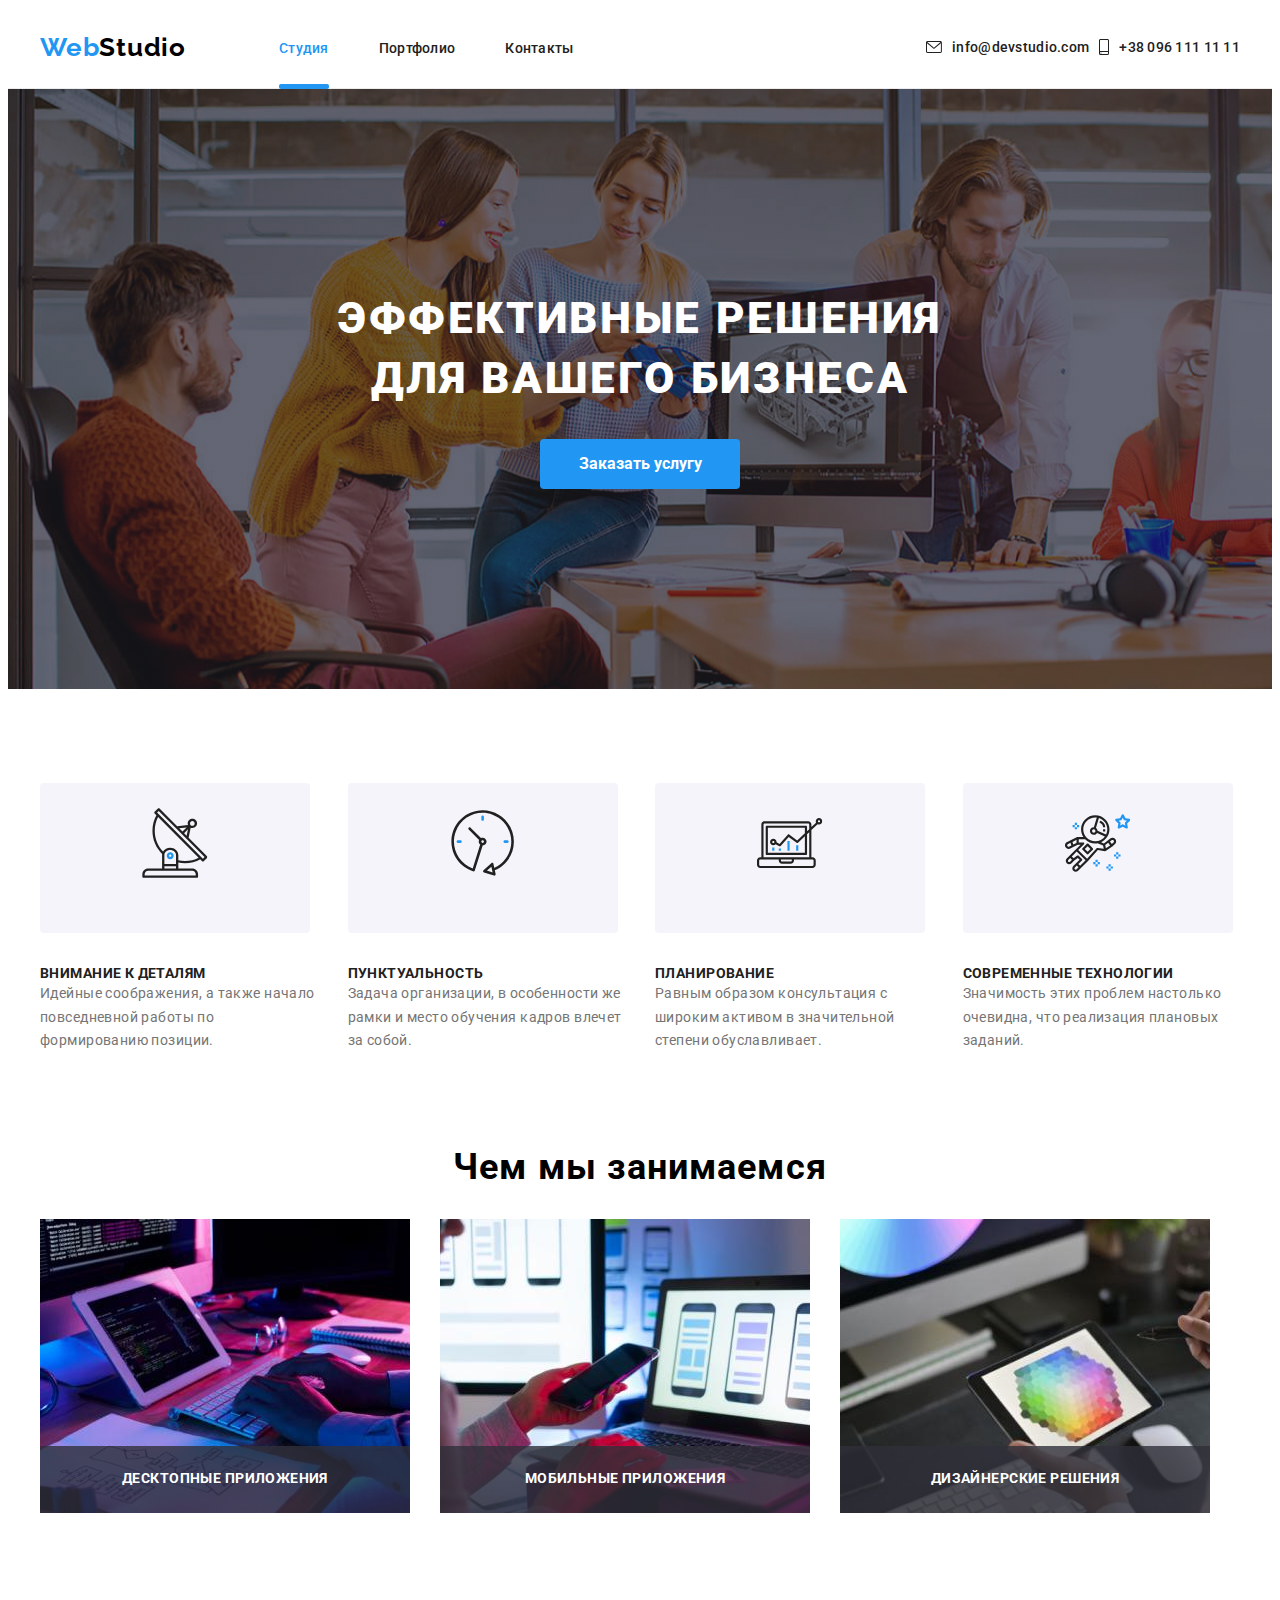
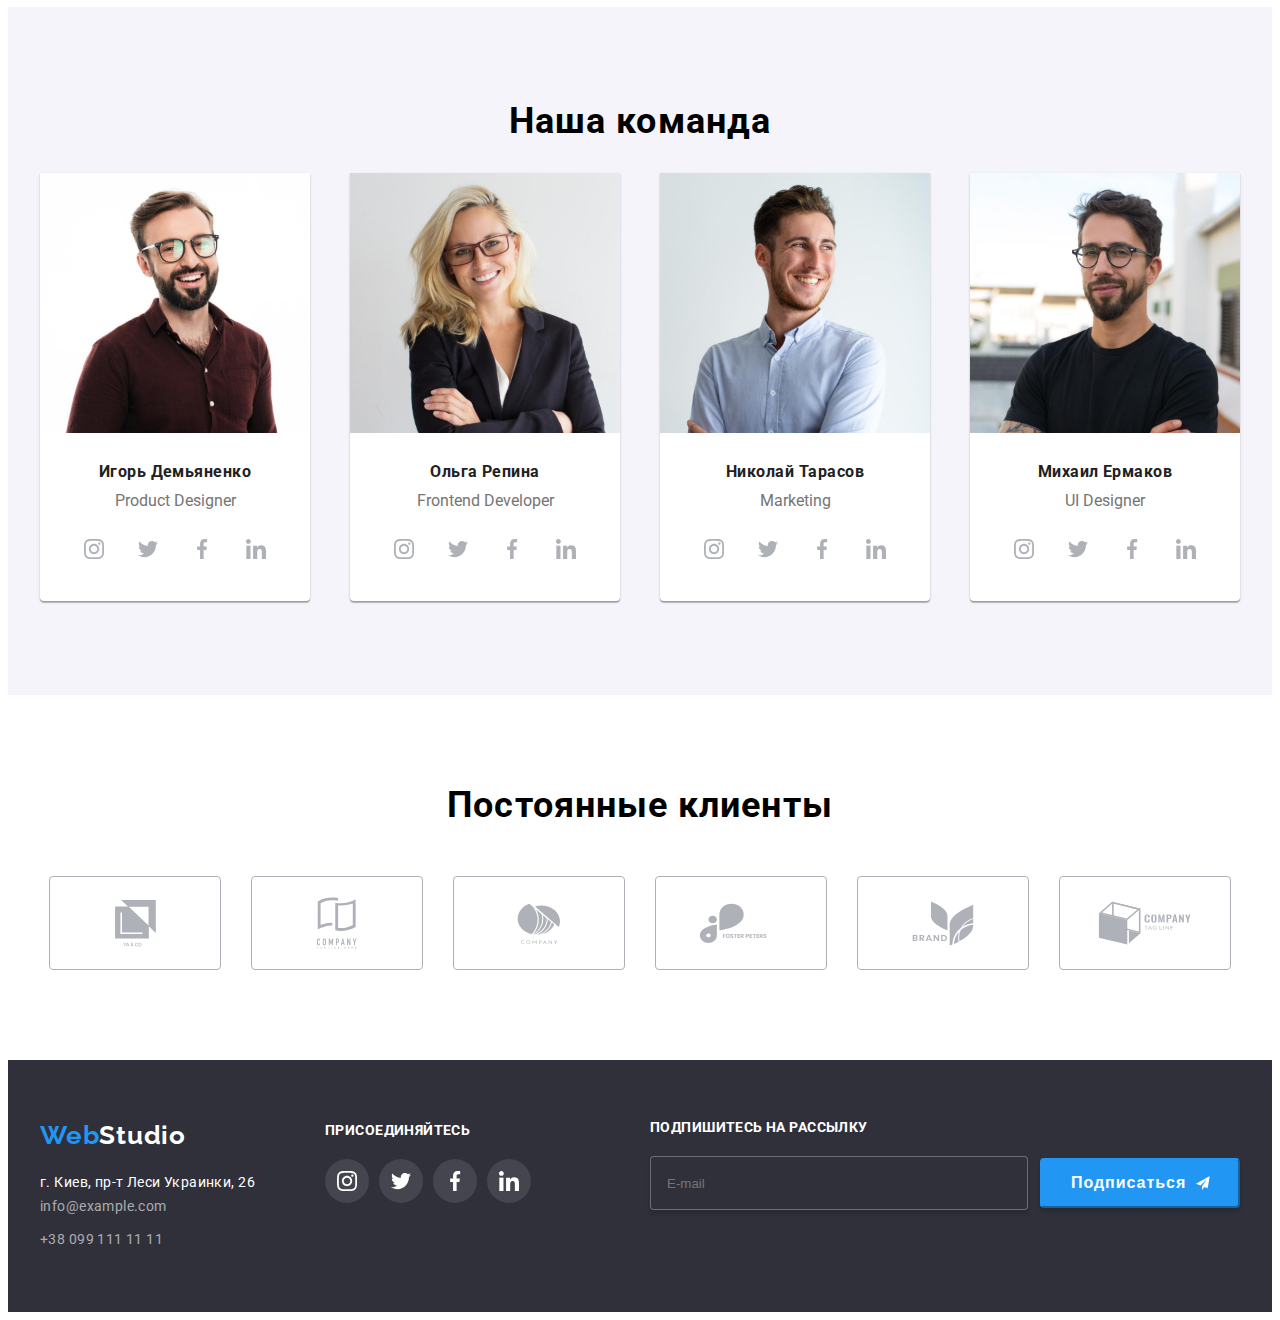
<file: index.html>
<!DOCTYPE html>
<html lang="ru">
<head>
    <meta charset="UTF-8">
    <meta http-equiv="X-UA-Compatible" content="IE=edge">
    <meta name="viewport" content="width=device-width, initial-scale=1.0">
    <title>Document</title>
    <link rel="preconnect" href="https://fonts.googleapis.com">
    <link rel="preconnect" href="https://fonts.gstatic.com" crossorigin>
    <link href="https://fonts.googleapis.com/css2?family=Raleway:wght@700&family=Roboto:wght@400;500;700;900&display=swap" rel="stylesheet">
    <link rel="stylesheet" href="https://cdnjs.cloudflare.com/ajax/libs/modern-normalize/1.1.0/modern-normalize.min.css" integrity="sha512-wpPYUAdjBVSE4KJnH1VR1HeZfpl1ub8YT/NKx4PuQ5NmX2tKuGu6U/JRp5y+Y8XG2tV+wKQpNHVUX03MfMFn9Q==" crossorigin="anonymous" referrerpolicy="no-referrer" />
    <link rel="stylesheet" href="./css/main.min.css">
</head>
<body>
    <header class="header">
        <div class="container">
        <nav class="navigation">
            <a href="" class="logo link">Web<span class="logo__part">Studio</span></a>
            <ul class="site list">
                <li class="site__item"><a href="./index.html" class="current link">Студия</a></li>
                <li class="site__item"><a href="./portfolio.html" class="site__link link">Портфолио</a></li>
                <li class="site__item"><a href="" class="site__link link ">Контакты</a></li>
            </ul>
        </nav>
        <button type="button" class="menu-button open-mobile" data-menu-open>
            <svg width="24" height="16" class="burger" aria-label="Переключатель мобильного меню">
                <use class="icon-menu" href="./images/symbol-defs.svg#icon-menu"></use>
               
            </svg>
        </button>
        <ul class="contact list">
            <li class="contact__item"><a href="mailto:info@devstudio.com" class="contact__link link">
                <svg class="contact__icon" width="16" height="12">
                    <use href="./images/symbol-defs.svg#icon-envelope-hover"></use>
                </svg>      
                info@devstudio.com</a></li>
            <li class="contact__item"><a href="tel:+380961111111" class="contact__link link">
                <svg class="contact__icon" width="10" height="16">
                    <use href="./images/symbol-defs.svg#icon-smartphone"></use>
                </svg> 
                +38 096 111 11 11</a></li>
        </ul>
    <!-- </nav> -->
    </div>
    <div class="mobile-menu" data-menu>
        <div class="container mobile-menu__container">
            <button type="button" class="mobile-menu__close-button" data-menu-close>
                <svg class="mobile-menu__close-icon" width="18" height="18">
                    <use href="./images/symbol-defs.svg#icon-close-vector"></use>
                </svg>
            </button>
            <ul class="mob-site list">
                <li class="mob-site__item"><a href="./index.html" class="mob-current__link link">Студия</a></li>
                <li class="mob-site__item"><a href="./portfolio.html" class="mob-site__link link">Портфолио</a></li>
                <li class="mob-site__item"><a href="" class="mob-site__link link ">Контакты</a></li>
            </ul>
            <ul class="mob-contact list">
                <li class="mob-contact__item"><a href="tel:+380961111111" class="mob-contact__tel-link link">
                    +38 096 111 11 11</a></li>
                <li class="mob-contact__item"><a href="mailto:info@devstudio.com" class="mob-contact__link link">     
                    info@devstudio.com</a></li>
            </ul>
            <ul class="mob-social list">
                <li class="mob-social__item"><a href="" class="mob-social__link link">Instagram</a></li>
                <li class="mob-social__item"><a href="" class="mob-social__link link">Twitter</a></li>
                <li class="mob-social__item"><a href="" class="mob-social__link link">Facebook</a></li>
                <li class="mob-social__item"><a href="" class="mob-social__link link">LinkedIn</a></li>
            </ul>
        </div>
    </div>
    </header>
    <main class="main">
        <section class="banner section">
            <div class="container banner__content">
                <h1 class="banner__title">Эффективные решения для вашего бизнеса</h1>
                <button type="button" class="ban-button" data-modal-open>Заказать услугу</button>
            </div>
        </section>
        <section class="benefit-section section">
            <div class="container">
                <ul class="benefits list">
                    <li class="benefits__item">
                      <div class="icon-ben">
                        <svg class="icon-ben__icon" width="65.32" height="70">
                            <use href="./images/symbol-defs.svg#icon-Group-1"></use>
                        </svg>
                      </div>
                        <h3 class="benefits__title"> Внимание к деталям</h3> 
                        <p class="benefits__description">Идейные соображения, а также начало повседневной работы по формированию позиции.</p>
                    </li>
                    <li class="benefits__item">
                        <div class="icon-ben">
                            <svg class="icon-ben__icon" width="65.32" height="70">
                                <use href="./images/symbol-defs.svg#icon-clock-1-1-1"></use>
                            </svg>
                          </div>
                        <h3 class="benefits__title">Пунктуальность</h3>
                        <p class="benefits__description">Задача организации, в особенности же рамки и место обучения кадров влечет за собой.</p>
                    </li>
                    <li class="benefits__item">
                        <div class="icon-ben">
                            <svg class="icon-ben__icon" width="65.32" height="70">
                                <use href="./images/symbol-defs.svg#icon-diagram-1-3-2"></use>
                            </svg>
                          </div>
                        <h3 class="benefits__title">Планирование</h3>
                        <p class="benefits__description">Равным образом консультация с широким активом в значительной степени обуславливает.</p>
                    </li>
                    <li class="benefits__item">
                        <div class="icon-ben">
                            <svg class="icon-ben__icon" width="65.32" height="70">
                                <use href="./images/symbol-defs.svg#icon-astronaut-1-2-1"></use>
                            </svg>
                          </div>
                        <h3 class="benefits__title">Современные технологии</h3>
                        <p class="benefits__description">Значимость этих проблем настолько очевидна, что реализация плановых заданий.</p>
                    </li>
                </ul>
            </div>
        </section>
        <section class="working-area section">
            <div class="container">
                <h2 class="working-area__title">Чем мы занимаемся</h2>
                <ul class="work list">
                    <li class="work__item"><picture>
                        <source srcset="./images/about_img_1.jpg 1x, ./images/about_img_1@2x.jpg 2x"
                        media="(min-width: 1200px)"/>

                        <img src="./images/about_img_1.jpg" alt="Work photo" width="370">
                    </picture>
                    <p class="work__text">
                        ДЕСКТОПНЫЕ ПРИЛОЖЕНИЯ
                    </p>
                    </li>
                    <li class="work__item"><picture>
                        <source srcset="./images/about_img_2.jpg 1x, ./images/about_img_2@2x.jpg 2x"
                        media="(min-width: 1200px)"/>

                        <img src="./images/about_img_2.jpg" alt="Work photo" width="370">
                    </picture>
                        <p class="work__text">
                            МОБИЛЬНЫЕ ПРИЛОЖЕНИЯ
                        </p>
                    </li>
                    <li class="work__item"><picture>
                        <source srcset="./images/about_img_3.jpg 1x, ./images/about_img_3@2x.jpg 2x"
                        media="(min-width: 1200px)"/>

                        <img src="./images/about_img_3.jpg" alt="Work photo" width="370">
                    </picture>
                        <p class="work__text">
                            ДИЗАЙНЕРСКИЕ РЕШЕНИЯ
                        </p>
                    </li>
                </ul>
            </div>
        </section>
        <section class="workers section">
            <div class="container">
                <h2 class="workers__title">Наша команда</h2>
                <ul class="worker list">
                    <li class="worker__item">
                        <picture>
                            <source srcset="./images/product_des_img.jpg 1x, ./images/work-desk1@2x.jpg 2x"
                            media="(min-width: 1200px)"/>
                            
                            <source srcset="./images/tablet/work-tablet1.jpg 1x, ./images/tablet/work-tablet1@2x.jpg 2x"
                            media="(min-width: 768px)"/>
                            
                            <source srcset="./images/mobile/img.jpg 1x, ./images/mobile/img@2x.jpg 2x"
                            media="(max-width: 767px)"/>
            
                            <img src="./images/product_des_img.jpg" alt="worker photo" width="270">
                        </picture>
                        <h3 class="worker__name">Игорь Демьяненко</h3>
                        <p class="worker__position">Product Designer</p>
                        <ul class="worker-soc list">
                            <li class="worker-soc__item">
                                <a href="" class="worker-soc__link link">
                                    <svg class="worker-soc__icon" width="20" height="20">
                                        <use href="./images/symbol-defs.svg#icon-instagram"></use>
                                    </svg>
                                </a>
                            </li>
                            <li class="worker-soc__item"><a href="" class="worker-soc__link link">
                                <svg class="worker-soc__icon" width="20" height="20">
                                    <use href="./images/symbol-defs.svg#icon-twitter"></use>
                                </svg>
                            </a></li>
                            <li class="worker-soc__item"><a href="" class="worker-soc__link link">
                                <svg class="worker-soc__icon" width="20" height="20">
                                    <use href="./images/symbol-defs.svg#icon-facebook"></use>
                                </svg>
                            </a></li>
                            <li class="worker-soc__item"><a href="" class="worker-soc__link link">
                                <svg class="worker-soc__icon" width="20" height="20">
                                    <use href="./images/symbol-defs.svg#icon-linkedin"></use>
                                </svg>
                            </a></li>
                        </ul>
                    </li>
                    <li class="worker__item">
                        <picture>
                            <!-- <source
                            scrset="./images/frontend_img.wp2 1x"
                            media="(min-width: 1200px)"
                            type="image/webp"
                            /> -->
                            <source srcset="./images/frontend_img.jpg 1x, ./images/work-desk2@2x.jpg 2x"
                            media="(min-width: 1200px)"/>
                            <!-- <source srcset="./images/tablet/work-tablet2.wp2 1x"
                            media="(min-width: 768px)"
                            type="image/webp"/> -->
                            <source srcset="./images/tablet/work-tablet2.jpg 1x, ./images/tablet/work-tablet2@2x.jpg 2x"
                            media="(min-width: 768px)"/>
                            <!-- <source srcset="./images/mobile/img2.wp2 1x"
                            media="(max-width: 767px)"
                            type="image/webp"/> -->
                            <source srcset="./images/mobile/img2.jpg 1x, ./images/mobile/img2@2x.jpg 2x"
                            media="(max-width: 767px)"/>

                            <img src="./images/frontend_img.jpg" alt="worker photo" width="270">
                        </picture>
                        
                        <h3 class="worker__name">Ольга Репина</h3>
                        <p class="worker__position">Frontend Developer</p>
                        <ul class="worker-soc list">
                            <li class="worker-soc__item">
                                <a href="" class="worker-soc__link link">
                                    <svg class="worker-soc__icon" width="20" height="20">
                                        <use href="./images/symbol-defs.svg#icon-instagram"></use>
                                    </svg>
                                </a>
                            </li>
                            <li class="worker-soc__item"><a href="" class="worker-soc__link link">
                                <svg class="worker-soc__icon" width="20" height="20">
                                    <use href="./images/symbol-defs.svg#icon-twitter"></use>
                                </svg>
                            </a></li>
                            <li class="worker-soc__item"><a href="" class="worker-soc__link link">
                                <svg class="worker-soc__icon" width="20" height="20">
                                    <use href="./images/symbol-defs.svg#icon-facebook"></use>
                                </svg>
                            </a></li>
                            <li class="worker-soc__item"><a href="" class="worker-soc__link link">
                                <svg class="worker-soc__icon" width="20" height="20">
                                    <use href="./images/symbol-defs.svg#icon-linkedin"></use>
                                </svg>
                            </a></li>
                        </ul>
                    </li>
                    <li class="worker__item">
                        <picture>
                            <!-- <source
                            scrset="marketing_img.wp2 1x"
                            media="(min-width: 1200px)"
                            type="image/webp"
                            /> -->
                            <source srcset="./images/marketing_img.jpg 1x, ./images/work-desk3@2x.jpg 2x"
                            media="(min-width: 1200px)"/>
                            <!-- <source srcset="./images/tablet/work-tablet3.wp2 1x"
                            media="(min-width: 768px)"
                            type="image/webp"/> -->
                            <source srcset="./images/tablet/work-tablet3.jpg 1x, ./images/tablet/work-tablet3@2x.jpg 2x"
                            media="(min-width: 768px)"/>
                            <!-- <source srcset="./images/mobile/img3.wp2 1x"
                            media="(max-width: 767px)"
                            type="image/webp"/> -->
                            <source srcset="./images/mobile/img3.jpg 1x, ./images/mobile/img3@2x.jpg 2x"
                            media="(max-width: 767px)"/>

                            <img src="./images/marketing_img.jpg" alt="worker photo" width="270">
                        </picture>
                        <h3 class="worker__name">Николай Тарасов</h3>
                        <p class="worker__position">Marketing</p>
                        <ul class="worker-soc list">
                            <li class="worker-soc__item">
                                <a href="" class="worker-soc__link link">
                                    <svg class="worker-soc__icon" width="20" height="20">
                                        <use href="./images/symbol-defs.svg#icon-instagram"></use>
                                    </svg>
                                </a>
                            </li>
                            <li class="worker-soc__item"><a href="" class="worker-soc__link link">
                                <svg class="worker-soc__icon" width="20" height="20">
                                    <use href="./images/symbol-defs.svg#icon-twitter"></use>
                                </svg>
                            </a></li>
                            <li class="worker-soc__item"><a href="" class="worker-soc__link link">
                                <svg class="worker-soc__icon" width="20" height="20">
                                    <use href="./images/symbol-defs.svg#icon-facebook"></use>
                                </svg>
                            </a></li>
                            <li class="worker-soc__item"><a href="" class="worker-soc__link link">
                                <svg class="worker-soc__icon" width="20" height="20">
                                    <use href="./images/symbol-defs.svg#icon-linkedin"></use>
                                </svg>
                            </a></li>
                        </ul>
                    </li>
                    <li class="worker__item">
                         <picture>
                            <source srcset="./images/ui_des_img.jpg 1x, ./images/work-desk4@2x.jpg 2x"
                            media="(min-width: 1200px)"/>
                           
                            <source srcset="./images/tablet/work-tablet4.jpg 1x, ./images/tablet/work-tablet4@2x.jpg 2x"
                            media="(min-width: 768px)"/>
                            
                            <source srcset="./images/mobile/img4.jpg 1x, ./images/mobile/img4@2x.jpg 2x"
                            media="(max-width: 767px)"/>

                            <img src="./images/ui_des_img.jpg" alt="worker photo" width="270">
                        </picture>
                        <h3 class="worker__name">Михаил Ермаков</h3>
                        <p class="worker__position">UI Designer</p>
                        <ul class="worker-soc list">
                            <li class="worker-soc__item">
                                <a href="" class="worker-soc__link link">
                                    <svg class="worker-soc__icon" width="20" height="20">
                                        <use href="./images/symbol-defs.svg#icon-instagram"></use>
                                    </svg>
                                </a>
                            </li>
                            <li class="worker-soc__item"><a href="" class="worker-soc__link link">
                                <svg class="worker-soc__icon" width="20" height="20">
                                    <use href="./images/symbol-defs.svg#icon-twitter"></use>
                                </svg>
                            </a></li>
                            <li class="worker-soc__item"><a href="" class="worker-soc__link link">
                                <svg class="worker-soc__icon" width="20" height="20">
                                    <use href="./images/symbol-defs.svg#icon-facebook"></use>
                                </svg>
                            </a></li>
                            <li class="worker-soc__item"><a href="" class="worker-soc__link link">
                                <svg class="worker-soc__icon" width="20" height="20">
                                    <use href="./images/symbol-defs.svg#icon-linkedin"></use>
                                </svg>
                            </a></li>
                        </ul>
                    </li>
                </ul>
            </div>
        </section>
        <section class="all-clients section">
            <div class="container">
                <h2 class="all-clients__title">Постоянные клиенты</h2>
                <ul class="clients list">
                    <li class="clients__item">
                        <a href="" class="clients__link link">
                            <svg class="clients__icon" width="41" height="46.7">
                                <use href="./images/symbol-defs.svg#icon-group-2-1"></use>
                            </svg>
                        </a>
                    </li>
                    <li class="clients__item">
                        <a href="" class="clients__link link">
                            <svg class="clients__icon" width="40" height="52">
                                <use href="./images/symbol-defs.svg#icon-group-3-1"></use>
                            </svg>
                        </a>
                    </li>
                    <li class="clients__item">
                        <a href="" class="clients__link link">
                            <svg class="clients__icon" width="43.46" height="41.18">
                                <use href="./images/symbol-defs.svg#icon-group-4-1"></use>
                            </svg>
                        </a>
                    </li>
                    <li class="clients__item">
                        <a href="" class="clients__link link">
                            <svg class="clients__icon" width="84.44" height="40.62">
                                <use href="./images/symbol-defs.svg#icon-group-5-1"></use>
                            </svg>
                        </a>
                    </li>
                    <li class="clients__item">
                        <a href="" class="clients__link link">
                            <svg class="clients__icon" width="62.54" height="45.43">
                                <use href="./images/symbol-defs.svg#icon-group-6-1"></use>
                            </svg>
                        </a>
                    </li>
                    <li class="clients__item">
                        <a href="" class="clients__link link">
                            <svg class="clients__icon" width="93.79" height="43.93">
                                <use href="./images/symbol-defs.svg#icon-group-7-1"></use>
                            </svg>
                        </a>
                    </li>
                </ul>
            </div>
        </section>
    </main>
    <footer class="footer">
        <div class="container desk">
            <div class="tablet">
            <div>
            <a href="" class="logo fotlog link">Web<span class="logo__down link">Studio</span></a>
            <address class="footer__contact">
                <ul class="down list">
                    <li class="down__item"><a href="https://maps.app.goo.gl/anKPkM4rWThqQy199" class="down__adress link"> г. Киев, пр-т Леси Украинки, 26</a></li>
                    <li class="down__item"><a href="mailto:info@example.com" class="down__link link">info@example.com</a></li>
                    <li class="down__item"><a href="tel:+380991111111" class="down__link link">+38 099 111 11 11</a> </li>
                </ul>
            </address>
            </div>
            <div class="foot-soc"> 
                <p class="foot-soc__title">присоединяйтесь</p>  
                <ul class="fsoc list">
                    <li class="fsoc__item">
                        <a href="" class="fsoc__link link">
                            <svg class="fsoc__icon" width="20" height="20">
                                <use href="./images/symbol-defs.svg#icon-instagram"></use>
                            </svg>
                        </a>
                    </li>
                    <li class="fsoc__item">
                        <a href="" class="fsoc__link link">
                            <svg class="fsoc__icon" width="20" height="20">
                                <use href="./images/symbol-defs.svg#icon-twitter"></use>
                            </svg>
                        </a>
                    </li>
                    <li class="fsoc__item">
                        <a href="" class="fsoc__link link">
                            <svg class="fsoc__icon" width="20" height="20">
                                <use href="./images/symbol-defs.svg#icon-facebook"></use>
                            </svg>
                        </a>
                    </li>
                    <li class="fsoc__item">
                        <a href="" class="fsoc__link link">
                            <svg class="fsoc__icon" width="20" height="20">
                                <use href="./images/symbol-defs.svg#icon-linkedin"></use>
                            </svg>
                        </a>
                    </li>
                </ul>
             </div>
            </div>
             <form class="sign-up"> 
                <p class="sign-up__name">Подпишитесь на рассылку</p>
                <div class="sign">
                        <input type="email" class="sign__email" name="sent-email" id="sent-email" placeholder="E-mail" required>    
                        <button type="submit" class="sign__button"> Подписаться
                            <svg class="sign__icon" width="24" height="24">
                                <use href="./images/symbol-defs.svg#icon-icon-send"></use>
                            </svg>
                        </button>
                </div>
             </form>
        </div>
    </footer>
    <div class="backdrop is-hidden" data-modal>
        <div class="modal">
            <p class="modal-title">Оставьте свои данные, мы вам перезвоним</p>
            <button type="button" class="modal-close" data-modal-close>
                <svg class="icon-close" width="11" height="11">
                    <use href="./images/symbol-defs.svg#icon-close-vector"></use>
                </svg>
            </button>
            <form class="modal-form">
                <div class="modal-field">
                    <label for="name" class="lab-text-name"> Имя</label>
                    <div class="input-wrap">
                        <input type="text" class="modal-input" name="name" id="name">
                        <svg class="input-icon" width="18" height="18">
                            <use href="./images/symbol-defs.svg#icon-person-black"></use>
                        </svg>
                    </div>
                </div>

                <div class="modal-form modal-field">
                    <label for="tel" class="lab-text-name">Телефон</label>
                    <div class="input-wrap">
                        <input type="tel" class="modal-input" name="tel" id="tel" required>
                    <svg class="input-icon" width="18" height="18">
                        <use href="./images/symbol-defs.svg#icon-phone-black"></use>
                    </svg>
                    </div>
                </div>
                <div class="modal-form modal-field">
                    <label for="email" class="lab-text-name">Почта</label>
                    <div class="input-wrap">
                        <input type="email" class="modal-input" name="email" id="email" required>
                        <svg class="input-icon" width="18" height="18">
                            <use href="./images/symbol-defs.svg#icon-email-black"></use>
                        </svg>
                    </div>  
                </div>
                <div class="modal-form modal-com">
                    <label for="comment" class="lab-text-name">Комментарий </label>
                <textarea  class="modal-input-coment" name="comment" id="comment" placeholder="Введите текст"></textarea>
                </div>
                <div class="modal-form modal-check-box">
                    <input type="checkbox"
                    name="policy"
                    id="policy"
                    value="policy"
                    class="modal-check">
                    <label for="policy" class="check-text"><div class="span">Соглашаюсь с рассылкой и принимаю  <a href="" class="policy-doc"> Условия договора</a></div></label>
                </div>
                <button type="submit" class="send-button"> Отправить</button>
            </form>
        </div>
    </div>
    <script src="./js/modal.js"></script>
    <script src="./js/menu.js"></script>
</body>
</html>
</file>
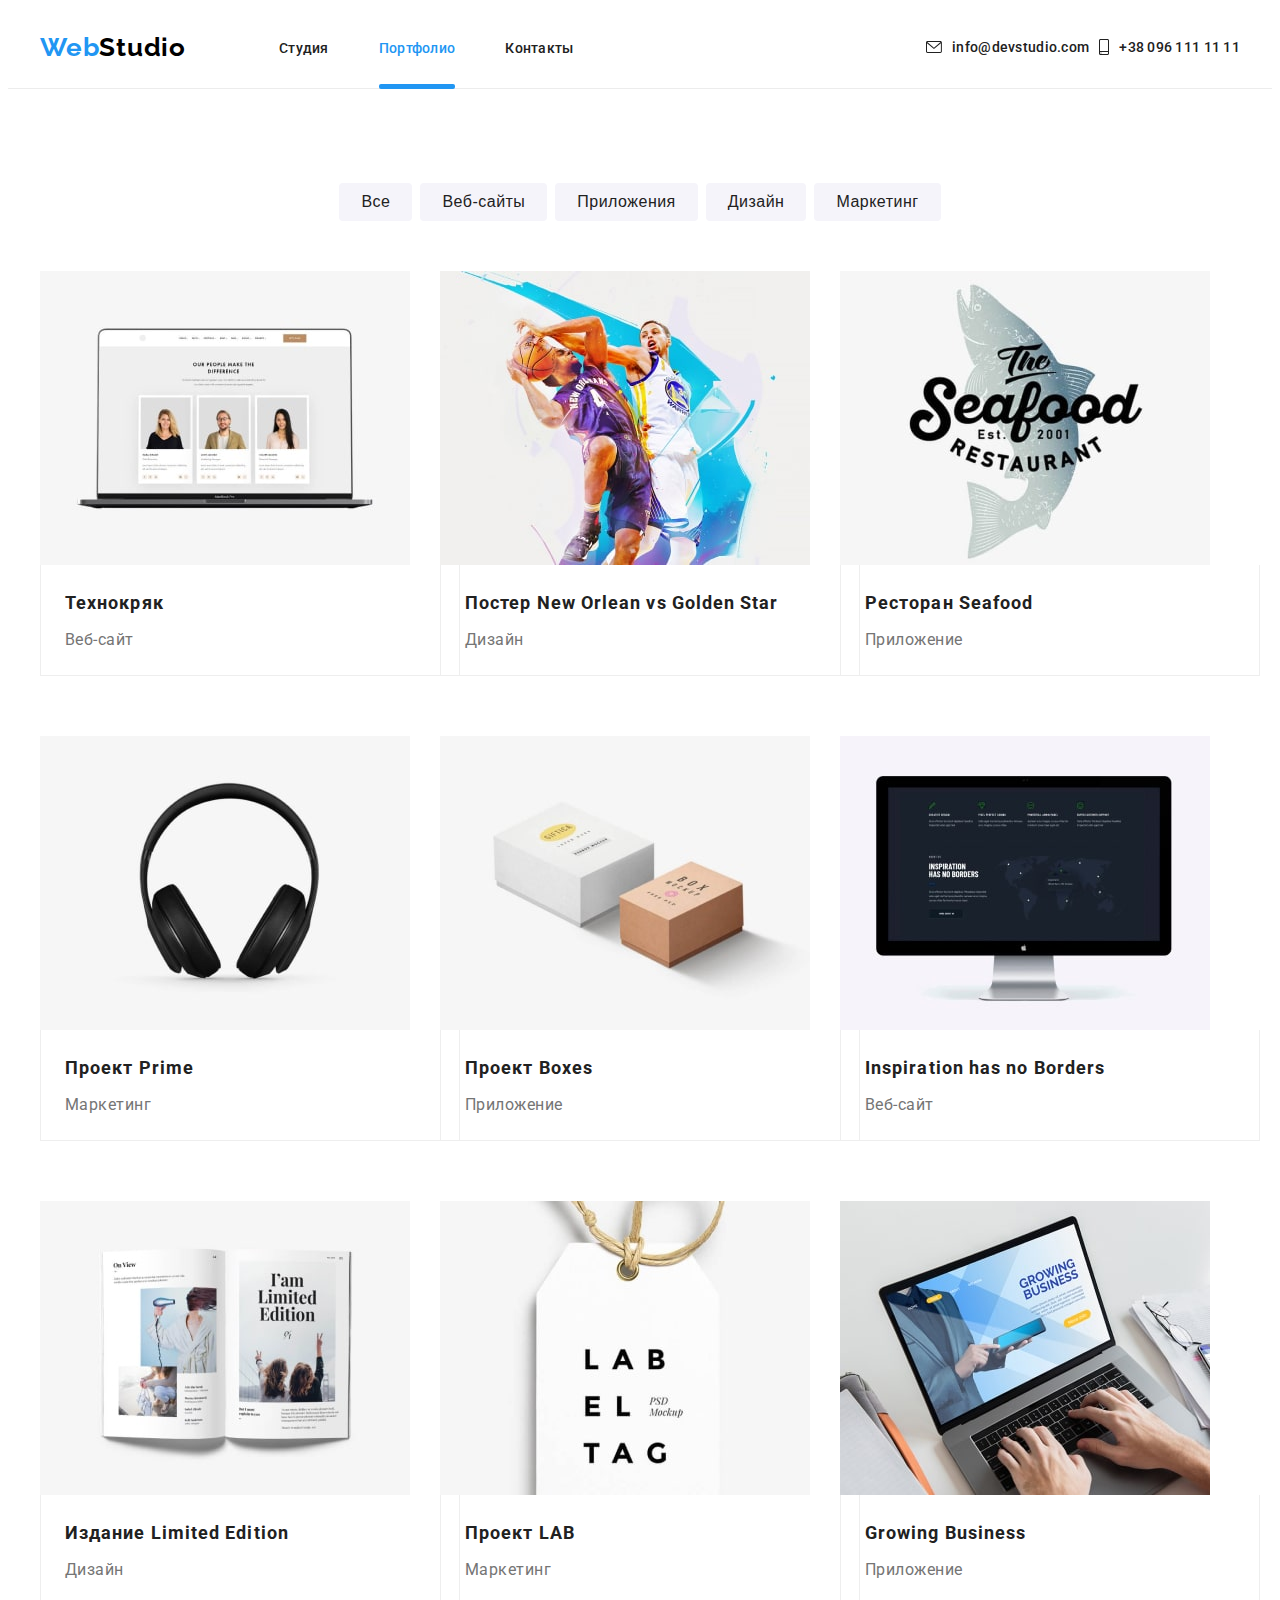
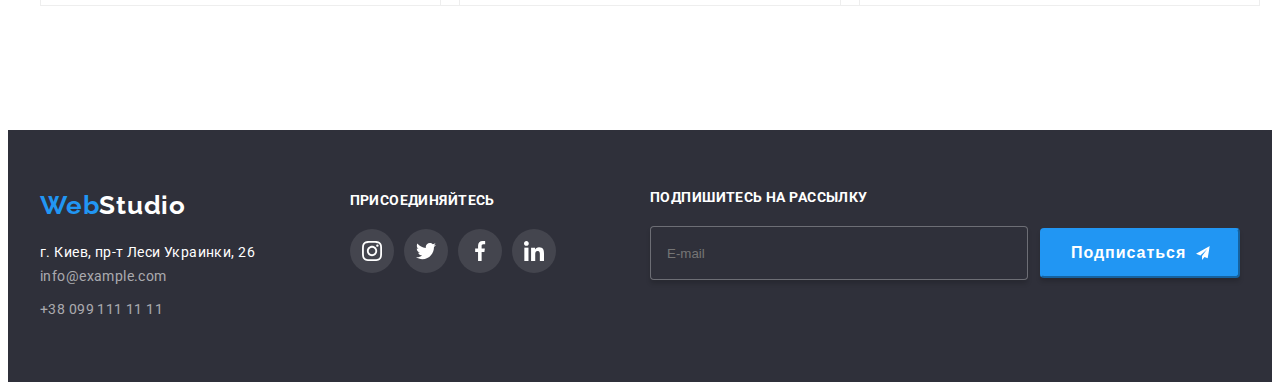
<file: portfolio.html>
<!DOCTYPE html>
<html lang="ru">
<head>
    <meta charset="UTF-8">
    <meta http-equiv="X-UA-Compatible" content="IE=edge">
    <meta name="viewport" content="width=device-width, initial-scale=1.0">
    <title>Document</title>
    <link rel="preconnect" href="https://fonts.googleapis.com">
    <link rel="preconnect" href="https://fonts.gstatic.com" crossorigin>
    <link href="https://fonts.googleapis.com/css2?family=Raleway:wght@700&family=Roboto:wght@400;500;700;900&display=swap" rel="stylesheet">    
    <link rel="stylesheet" href="https://cdnjs.cloudflare.com/ajax/libs/modern-normalize/1.1.0/modern-normalize.min.css" integrity="sha512-wpPYUAdjBVSE4KJnH1VR1HeZfpl1ub8YT/NKx4PuQ5NmX2tKuGu6U/JRp5y+Y8XG2tV+wKQpNHVUX03MfMFn9Q==" crossorigin="anonymous" referrerpolicy="no-referrer" />
    <link rel="stylesheet" href="./css/main.min.css">
</head>
<body>
    <header class="header">
        <div class="container">
        <nav class="navigation">
            <a href="" class="logo link">Web<span class="logo__part">Studio</span></a>
            <ul class="site list">
                <li class="site__item"><a href="./index.html" class="site__link link">Студия</a></li>
                <li class="site__item"><a href="./portfolio.html" class="current link">Портфолио</a></li>
                <li class="site__item"><a href="" class="site__link link ">Контакты</a></li>
            </ul>
        </nav>
        <button type="button" class="menu-button open-mobile" data-menu-open>
            <svg width="24" height="16" class="burger" aria-label="Переключатель мобильного меню">
                <use class="icon-menu" href="./images/symbol-defs.svg#icon-menu"></use>
               
            </svg>
        </button>
        <ul class="contact list">
            <li class="contact__item"><a href="mailto:info@devstudio.com" class="contact__link link">
                <svg class="contact__icon" width="16" height="12">
                    <use href="./images/symbol-defs.svg#icon-envelope-hover"></use>
                </svg>      
                info@devstudio.com</a></li>
            <li class="contact__item"><a href="tel:+380961111111" class="contact__link link">
                <svg class="contact__icon" width="10" height="16">
                    <use href="./images/symbol-defs.svg#icon-smartphone"></use>
                </svg> 
                +38 096 111 11 11</a></li>
        </ul>
    </div>
    <div class="mobile-menu" data-menu>
        <div class="container mobile-menu__container">
            <button type="button" class="mobile-menu__close-button" data-menu-close>
                <svg class="mobile-menu__close-icon" width="18" height="18">
                    <use href="./images/symbol-defs.svg#icon-close-vector"></use>
                </svg>
            </button>
            <ul class="mob-site list">
                <li class="mob-site__item"><a href="./index.html" class="mob-site__link  link">Студия</a></li>
                <li class="mob-site__item"><a href="./portfolio.html" class="mob-current__link link">Портфолио</a></li>
                <li class="mob-site__item"><a href="" class="mob-site__link link ">Контакты</a></li>
            </ul>
            <ul class="mob-contact list">
                <li class="mob-contact__item"><a href="tel:+380961111111" class="mob-contact__tel-link link">
                    +38 096 111 11 11</a></li>
                <li class="mob-contact__item"><a href="mailto:info@devstudio.com" class="mob-contact__link link">     
                    info@devstudio.com</a></li>
            </ul>
            <ul class="mob-social list">
                <li class="mob-social__item"><a href="" class="mob-social__link link">Instagram</a></li>
                <li class="mob-social__item"><a href="" class="mob-social__link link">Twitter</a></li>
                <li class="mob-social__item"><a href="" class="mob-social__link link">Facebook</a></li>
                <li class="mob-social__item"><a href="" class="mob-social__link link">LinkedIn</a></li>
            </ul>
        </div>
    </div>
    </header>
    <main class="pmain">
        <section class="section">
        <div class="container">
        <h1 class="pmain__title" hidden>Портфолио</h1>
        <ul class="kind list">
            <li class="kind__item"><button type="button" class="kind__button">Все</button></li>
            <li class="kind__item"><button type="button" class="kind__button">Веб-сайты</button></li>
            <li class="kind__item"><button type="button" class="kind__button">Приложения</button></li>
            <li class="kind__item"><button type="button" class="kind__button">Дизайн</button></li>
            <li class="kind__item"><button type="button" class="kind__button">Маркетинг</button></li>
        </ul>
        <ul class="cases list">
            <li class="cases__item">  
                <a href="" class="cases__link link">
                <div class="labor">
                    <picture>
                        <source srcset="./images/port-img-1.jpg 1x, ./images/port-img-1@2x.jpg 2x"
                        media="(min-width: 1200px)"/>
                       
                        <source srcset="./images/tablet/case-tab1.jpg 1x, ./images/tablet/case-tab1@2x.jpg 2x"
                        media="(min-width: 768px)"/>
                        
                        <source srcset="./images/mobile/prog-mob1.jpg 1x, ./images/mobile/prog-mob1@2x.jpg 2x"
                        media="(max-width: 767px)"/>

                        <img src="./images/port-img-1.jpg" alt="portfolio photo" width="370" height="294">
                    </picture>
                    
                <p class="labor__text">
                    Ресурс предлагает комплексные предложения с разным уровнем функционала и сервисов. Все это позволит посетителю получить исчерпывающие сведения о компании или частном лице.
                </p>
                </div>
                <div class="case">
                    <h3 class="case__name">Технокряк</h3>
                    <p class="case__type">Веб-сайт</p>
                </div>
                </a>
            </li>
            <li class="cases__item"> 
                <a href="" class="cases__link link">
                <div class="labor">
                    <picture>
                        <source srcset="./images/port-img-2.jpg 1x, ./images/port-img-2@2x.jpg 2x"
                        media="(min-width: 1200px)"/>
                       
                        <source srcset="./images/tablet/case-tab2.jpg 1x, ./images/tablet/case-tab2@2x.jpg 2x"
                        media="(min-width: 768px)"/>
                        
                        <source srcset="./images/mobile/prog-mob2.jpg 1x, ./images/mobile/prog-mob2@2x.jpg 2x"
                        media="(max-width: 767px)"/>

                        <img src="./images/port-img-2.jpg" alt="portfolio photo" width="370" height="294">
                    </picture>
                
                <p class="labor__text">
                    Ресурс предлагает комплексные предложения с разным уровнем функционала и сервисов. Все это позволит посетителю получить исчерпывающие сведения о компании или частном лице.
                </p>
                </div>
                <div class="case">
                    <h3 class="case__name">Постер New Orlean vs Golden Star</h3>
                    <p class="case__type">Дизайн</p>
                </div>
                </a>
            </li>
            <li class="cases__item"> 
                <a href="" class="cases__link link">
                <div class="labor">
                    <picture>
                        <source srcset="./images/port-img-3.jpg 1x, ./images/port-img-3@2x.jpg 2x"
                        media="(min-width: 1200px)"/>
                       
                        <source srcset="./images/tablet/case-tab3.jpg 1x, ./images/tablet/case-tab3@2x.jpg 2x"
                        media="(min-width: 768px)"/>
                        
                        <source srcset="./images/mobile/prog-mob3.jpg 1x, ./images/mobile/prog-mob3@2x.jpg 2x"
                        media="(max-width: 767px)"/>

                        <img src="./images/port-img-3.jpg" alt="portfolio photo" width="370" height="294">
                    </picture>
                
                <p class="labor__text">
                    Ресурс предлагает комплексные предложения с разным уровнем функционала и сервисов. Все это позволит посетителю получить исчерпывающие сведения о компании или частном лице.
                </p>
                </div>
                <div class="case">
                    <h3 class="case__name">Ресторан Seafood</h3>
                    <p class="case__type">Приложение</p>
                </div>
                </a>
            </li>
            <li class="cases__item"> 
                <a href="" class="cases__link link">
                <div class="labor">
                    <picture>
                        <source srcset="./images/port-img-4.jpg 1x, ./images/port-img-4@2x.jpg 2x"
                        media="(min-width: 1200px)"/>
                       
                        <source srcset="./images/tablet/case-tab4.jpg 1x, ./images/tablet/case-tab4@2x.jpg 2x"
                        media="(min-width: 768px)"/>
                        
                        <source srcset="./images/mobile/prog-mob4.jpg 1x, ./images/mobile/prog-mob4@2x.jpg 2x"
                        media="(max-width: 767px)"/>

                        <img src="./images/port-img-4.jpg" alt="portfolio photo" width="370" height="294">
                    </picture>
                <p class="labor__text">
                    Ресурс предлагает комплексные предложения с разным уровнем функционала и сервисов. Все это позволит посетителю получить исчерпывающие сведения о компании или частном лице.
                </p>
                </div>
                <div class="case">
                    <h3 class="case__name">Проект Prime</h3>
                    <p class="case__type">Маркетинг</p>
                </div>
                </a>
            </li>
            <li class="cases__item"> 
                <a href="" class="cases__link link">
                <div class="labor">
                    <picture>
                        <source srcset="./images/port-img-5.jpg 1x, ./images/port-img-5@2x.jpg 2x"
                        media="(min-width: 1200px)"/>
                       
                        <source srcset="./images/tablet/case-tab5.jpg 1x, ./images/tablet/case-tab5@2x.jpg 2x"
                        media="(min-width: 768px)"/>
                        
                        <source srcset="./images/mobile/prog-mob5.jpg 1x, ./images/mobile/prog-mob5@2x.jpg 2x"
                        media="(max-width: 767px)"/>

                        <img src="./images/port-img-5.jpg" alt="portfolio photo" width="370" height="294">
                    </picture>
                
                <p class="labor__text">
                    Ресурс предлагает комплексные предложения с разным уровнем функционала и сервисов. Все это позволит посетителю получить исчерпывающие сведения о компании или частном лице.
                </p>
                </div>
                <div class="case">
                    <h3 class="case__name">Проект Boxes</h3>
                    <p class="case__type">Приложение</p>
                </div>
                </a>
            </li>
            <li class="cases__item"> 
                <a href="" class="cases__link link">
                <div class="labor">
                    <picture>
                        <source srcset="./images/port-img-6.jpg 1x, ./images/port-img-6@2x.jpg 2x"
                        media="(min-width: 1200px)"/>
                       
                        <source srcset="./images/tablet/case-tab6.jpg 1x, ./images/tablet/case-tab6@2x.jpg 2x"
                        media="(min-width: 768px)"/>
                        
                        <source srcset="./images/mobile/prog-mob6.jpg 1x, ./images/mobile/prog-mob6@2x.jpg 2x"
                        media="(max-width: 767px)"/>

                        <img src="./images/port-img-6.jpg" alt="portfolio photo" width="370" height="294">
                    </picture>
                
                <p class="labor__text">
                    Ресурс предлагает комплексные предложения с разным уровнем функционала и сервисов. Все это позволит посетителю получить исчерпывающие сведения о компании или частном лице.
                </p>
                </div>
                <div class="case">
                    <h3 class="case__name">Inspiration has no Borders</h3>
                    <p class="case__type">Веб-сайт</p>
                </div>
                </a>
            </li>
            <li class="cases__item"> 
                <a href="" class="cases__link link">
                <div class="labor">
                    <picture>
                        <source srcset="./images/port-img-7.jpg 1x, ./images/port-img-7@2x.jpg 2x"
                        media="(min-width: 1200px)"/>
                       
                        <source srcset="./images/tablet/case-tab7.jpg 1x, ./images/tablet/case-tab7@2x.jpg 2x"
                        media="(min-width: 768px)"/>
                        
                        <source srcset="./images/mobile/prog-mob7.jpg 1x, ./images/mobile/prog-mob7@2x.jpg 2x"
                        media="(max-width: 767px)"/>

                        <img src="./images/port-img-7.jpg" alt="portfolio photo" width="370" height="294">
                    </picture>
            
                <p class="labor__text">
                    Ресурс предлагает комплексные предложения с разным уровнем функционала и сервисов. Все это позволит посетителю получить исчерпывающие сведения о компании или частном лице.
                </p>
                </div>
                <div class="case">
                    <h3 class="case__name">Издание Limited Edition</h3>
                    <p class="case__type">Дизайн</p>
                </div>
                </a>
            </li>
            <li class="cases__item"> 
                <a href="" class="cases__link link">
                <div class="labor">
                    <picture>
                        <source srcset="./images/port-img-8.jpg 1x, ./images/port-img-8@2x.jpg 2x"
                        media="(min-width: 1200px)"/>
                       
                        <source srcset="./images/tablet/case-tab8.jpg 1x, ./images/tablet/case-tab8@2x.jpg 2x"
                        media="(min-width: 768px)"/>
                        
                        <source srcset="./images/mobile/prog-mob8.jpg 1x, ./images/mobile/prog-mob8@2x.jpg 2x"
                        media="(max-width: 767px)"/>

                        <img src="./images/port-img-8.jpg" alt="portfolio photo" width="370" height="294">
                    </picture>
                
                <p class="labor__text">
                    Ресурс предлагает комплексные предложения с разным уровнем функционала и сервисов. Все это позволит посетителю получить исчерпывающие сведения о компании или частном лице.
                </p>
                </div>
                <div class="case">
                    <h3 class="case__name">Проект LAB</h3>
                    <p class="case__type">Маркетинг</p>
                </div>
                </a>
            </li>
            <li class="cases__item"> 
                <a href="" class="cases__link link">
                <div class="labor">
                    <picture>
                        <source srcset="./images/port-img-9.jpg 1x, ./images/port-img-9@2x.jpg 2x"
                        media="(min-width: 1200px)"/>
                       
                        <source srcset="./images/tablet/case-tab9.jpg 1x, ./images/tablet/case-tab9@2x.jpg 2x"
                        media="(min-width: 768px)"/>
                        
                        <source srcset="./images/mobile/prog-mob9.jpg 1x, ./images/mobile/prog-mob9@2x.jpg 2x"
                        media="(max-width: 767px)"/>

                        <img src="./images/port-img-9.jpg" alt="portfolio photo" width="370" height="294">
                    </picture>
                
                <p class="labor__text">
                    Ресурс предлагает комплексные предложения с разным уровнем функционала и сервисов. Все это позволит посетителю получить исчерпывающие сведения о компании или частном лице.
                </p>
                </div>
                <div class="case">
                    <h3 class="case__name">Growing Business</h3>
                    <p class="case__type">Приложение</p>
                </div>
                </a>
            </li>
        </ul>
        </div>
        </section>
    </main>
    <footer class="footer">
        <div class="container">
            <div>
            <a href="" class="logo fotlog link">Web<span class="logo__down link">Studio</span></a>
            <address class="footer__contact">
                <ul class="down list">
                    <li class="down__item"><a href="https://maps.app.goo.gl/anKPkM4rWThqQy199" class="down__adress link"> г. Киев, пр-т Леси Украинки, 26</a></li>
                    <li class="down__item"><a href="mailto:info@example.com" class="down__link link">info@example.com</a></li>
                    <li class="down__item"><a href="tel:+380991111111" class="down__link link">+38 099 111 11 11</a> </li>
                </ul>
            </address>
            </div>
            <div class="foot-soc"> 
                <p class="foot-soc__title">присоединяйтесь</p>  
                <ul class="fsoc list">
                    <li class="fsoc__item">
                        <a href="" class="fsoc__link link">
                            <svg class="fsoc__icon" width="20" height="20">
                                <use href="./images/symbol-defs.svg#icon-instagram"></use>
                            </svg>
                        </a>
                    </li>
                    <li class="fsoc__item">
                        <a href="" class="fsoc__link link">
                            <svg class="fsoc__icon" width="20" height="20">
                                <use href="./images/symbol-defs.svg#icon-twitter"></use>
                            </svg>
                        </a>
                    </li>
                    <li class="fsoc__item">
                        <a href="" class="fsoc__link link">
                            <svg class="fsoc__icon" width="20" height="20">
                                <use href="./images/symbol-defs.svg#icon-facebook"></use>
                            </svg>
                        </a>
                    </li>
                    <li class="fsoc__item">
                        <a href="" class="fsoc__link link">
                            <svg class="fsoc__icon" width="20" height="20">
                                <use href="./images/symbol-defs.svg#icon-linkedin"></use>
                            </svg>
                        </a>
                    </li>
                </ul>
             </div>
             <form class="sign-up"> 
                <p class="sign-up__name">Подпишитесь на рассылку</p>
                <div class="sign">
                        <input type="email" class="sign__email" name="sent-email" id="sent-email" placeholder="E-mail" required>    
                        <button type="submit" class="sign__button"> Подписаться
                            <svg class="sign__icon" width="24" height="24">
                                <use href="./images/symbol-defs.svg#icon-icon-send"></use>
                            </svg>
                        </button>
                </div>
             </form>
        </div>
    </footer>
    <script src="./js/menu.js"></script>
</body>
</html>
</file>
<file: css/main.min.css>
.modal-title,.case__name,.kind__button,.worker__name,.benefits__title,.site__link,.contact__link{color:#212121}.sign__email,.sign-up__name,.foot-soc__title,.down__adress,.logo,.logo__down,.labor__text,.kind__button:hover,.kind__button:focus,.work__text,.ban-button,.banner__title{color:#fff}.policy-doc,.down__link:hover,.down__link:focus,.down__adress:hover,.down__adress:focus,.fotlog,.site__link:hover,.site__link:focus,.current,.logo{color:#2196f3}.lab-text-name,.check-text,.case__type,.worker__position,.benefits__description{color:#757575}.logo__part{color:#000}.modal-check:checked+.check-text::before,.fsoc__link:hover,.kind__button:hover,.kind__button:focus,.worker-soc__link:hover,.ban-button{background-color:#2196f3}.kind__button,.workers,.icon-ben{background-color:#f5f4fa}.modal,.worker__item{background:#fff}.kind__button,.ban-button{margin-left:auto;margin-right:auto;display:flex;align-items:center;justify-content:center;text-align:center;border-radius:4px;border:none;cursor:pointer;font-size:16px}.send-button,.sign__button{display:flex;justify-content:center;align-items:center;margin-left:auto;margin-right:auto;border-radius:4px;font-size:16px;flex-shrink:1;width:200px;height:50px;background:#2196f3;border-color:#2196f3;font-weight:700;line-height:1.88;letter-spacing:.06em;color:#fff}.all-clients__title,.workers__title,.working-area__title{font-weight:700;font-size:28px;line-height:1.16;text-align:center;letter-spacing:.03em;color:var(--second-title-color);margin-bottom:30px}.check-text,.modal-close,.fsoc__link,.down__link,.down__adress,.clients__link,.worker-soc__link,.worker-soc,.work__text{display:flex;align-items:center;justify-content:center}.kind,.clients,.working-area__title,.banner__title{margin-left:auto;margin-right:auto}body{font-family:"Roboto",sans-serif}p,h1,h2,h3{margin:0}ul{margin:0;padding-left:0}.list{list-style:none}.link{text-decoration:none}img{display:block;max-width:100%;height:auto;width:100%}.container{padding-left:15px;padding-right:15px}@media screen and (min-width: 480px){.container{width:480px;margin-left:auto;margin-right:auto}}@media screen and (min-width: 768px){.container{width:768px;margin-left:auto;margin-right:auto}}@media screen and (min-width: 1200px){.container{width:1200px;margin-left:auto;margin-right:auto}}.section{padding-top:60px;padding-bottom:60px}@media screen and (min-width: 1200px){.section{padding-top:94px;padding-bottom:94px}}.header>.container{display:flex;align-items:center;justify-content:space-between}@media screen and (min-width: 1200px){.header>.container{display:flex;align-items:center;justify-content:none}}.header{padding-top:16px;padding-bottom:16px;border-bottom:1px solid #ececec}@media screen and (min-width: 768px){.header{padding-top:26px;padding-bottom:26px}}@media screen and (min-width: 1200px){.header{padding-top:24px;padding-bottom:25px;border-bottom:1px solid #ececec}}.menu-button{display:inline-flex;line-height:0;margin:0;padding:0;border:none;background-color:rgba(0,0,0,0);height:40px;width:40px;align-items:center}@media screen and (min-width: 768px){.menu-button{display:none}}@media screen and (min-width: 1200px){.menu-button{display:none}}.menu-button:hover+.burger{fill:#2196f3}.site,.contact{display:none}@media screen and (min-width: 1200px){.site,.contact{display:flex;gap:50px}}@media screen and (min-width: 768px){.site{display:flex;gap:50px}}@media screen and (min-width: 768px){.contact{display:inline-block;gap:10px}}@media screen and (min-width: 1200px){.contact{display:flex;margin-left:auto}}@media screen and (min-width: 768px){.contact__item:first-child{padding-bottom:10px}}@media screen and (min-width: 1200px){.contact__item:first-child{padding-bottom:0}}@media screen and (min-width: 768px){.navigation{display:flex;align-items:center}}@media screen and (min-width: 1200px){.navigation{display:flex;align-items:center}}.logo{display:inline-block;align-items:center;justify-content:center;margin-right:93px;margin-bottom:0;font-family:"Raleway",sans-serif;font-style:normal;font-weight:700;font-size:26px;line-height:1.19}.current{font-weight:500;font-size:14px;line-height:1.14;letter-spacing:.02em}@media screen and (min-width: 768px){.current{position:relative;padding-bottom:38px}.current::after{content:"";position:absolute;left:0;bottom:0;display:block;width:100%;height:5px;background-color:#2196f3;border-radius:2px}.current:hover::after{display:block}}@media screen and (min-width: 1200px){.current{padding-bottom:33px}}.site__link,.contact__link{font-weight:500;font-size:14px;line-height:1.14;letter-spacing:.02em;transition:color 250ms cubic-bezier(0.4, 0, 0.2, 1)}@media screen and (min-width: 1200px){.site__link,.contact__link{font-weight:500;font-size:14px;line-height:1.14;letter-spacing:.02em;color:#212121}}@media screen and (min-width: 768px){.contact__link{font-size:12px;line-height:1.16;color:#757575}}@media screen and (min-width: 1200px){.contact__link{display:flex;align-items:center;font-size:14px;gap:10px;color:#212121}}@media screen and (min-width: 1200px){.contact__link:hover,.contact__link:focus{color:#2196f3}}.contact__icon{fill:currentColor}.mobile-menu{position:fixed;top:0;left:0;z-index:100;width:100%;height:100%;background-color:#fff;opacity:0;visibility:hidden;pointer-events:none;transition:opacity 250ms cubic-bezier(0.4, 0, 0.2, 1),visibility 250ms cubic-bezier(0.4, 0, 0.2, 1)}.mobile-menu>.container{position:relative}.mobile-menu__container{padding-top:48px;padding-bottom:48px;padding-left:40px;height:100vh;display:flex;flex-direction:column;justify-content:space-between}.mobile-menu.is-open{opacity:1;visibility:visible;pointer-events:auto}.mobile-menu__close-button{position:absolute;top:10px;right:15px;width:40px;height:40px;border:0;background-color:rgba(0,0,0,0)}.mobile-menu__close-button:hover+.mobile-menu__close-icon{fill:#2196f3}.mob-site{display:inline-block}.mob-site__item{padding-bottom:32px}.mob-current__link,.mob-site__link{font-weight:500;font-size:40px;line-height:47px;text-align:center;letter-spacing:.02em;color:#212121;transition:color 250ms cubic-bezier(0.4, 0, 0.2, 1)}.mob-current__link{color:#2196f3}.mob-site__link:hover{color:#2196f3}.mob-contact{display:flexbox;align-items:flex-end;margin-top:auto}.mob-contact__tel-link{font-weight:500;font-size:34px;line-height:1.17;letter-spacing:.02em;color:#2196f3}.mob-contact__link{font-size:24px;line-height:1.16;letter-spacing:.02em;color:#757575}.mob-contact__item:nth-child(1){padding-bottom:32px}.mob-contact__item:last-child{padding-bottom:64px}.mob-social{display:flex;flex-wrap:wrap;gap:10px}@media screen and (min-width: 480px){.mob-social{flex-wrap:nowrap}}.mob-social__item{padding-right:10px}.mob-social__item:not(:last-child){border-right:1px solid rgba(33,33,33,.2)}.mob-social__link{font-size:18px;line-height:1.22;letter-spacing:.02em;color:#2196f3}@media screen and (min-width: 1200px){.main>.container{display:flex}}.banner{padding-top:118px;padding-bottom:118px;background-image:linear-gradient(rgba(47, 48, 58, 0.4), rgba(47, 48, 58, 0.4)),url(../images/banner-mobile.jpg)}@media screen and (min-device-pixel-ratio: 2)and (min-width: 240px),screen and (min-resolution: 192dpi)and (min-width: 240px),screen and (min-resolution: 2dppx)and (min-width: 240px){.banner{background-image:linear-gradient(rgba(47, 48, 58, 0.4), rgba(47, 48, 58, 0.4)),url(../images/banner-mobile@2x.jpg);background-size:cover}}@media screen and (min-width: 768px){.banner{background-image:linear-gradient(rgba(47, 48, 58, 0.4), rgba(47, 48, 58, 0.4)),url(../images/banner-tablet.jpg)}}@media screen and (min-device-pixel-ratio: 2)and (min-width: 768px),screen and (min-resolution: 192dpi)and (min-width: 768px),screen and (min-resolution: 2dppx)and (min-width: 768px){.banner{background-image:linear-gradient(rgba(47, 48, 58, 0.4), rgba(47, 48, 58, 0.4)),url(../images/banner-tablet@2x.jpg)}}@media screen and (min-width: 1200px){.banner{padding-top:200px;padding-bottom:200px;background-image:linear-gradient(rgba(47, 48, 58, 0.4), rgba(47, 48, 58, 0.4)),url(../images/banner.jpg);max-width:1600px;margin-left:auto;margin-right:auto}}@media screen and (min-device-pixel-ratio: 2)and (min-width: 1200px),screen and (min-resolution: 192dpi)and (min-width: 1200px),screen and (min-resolution: 2dppx)and (min-width: 1200px){.banner{background-image:linear-gradient(rgba(47, 48, 58, 0.4), rgba(47, 48, 58, 0.4)),url(../images/banner@2x.jpg)}}.banner__content{align-items:center}.banner__title{max-width:360px;font-weight:900;font-size:26px;line-height:1.62;text-align:center;letter-spacing:.06em;text-transform:uppercase;margin-bottom:30px}@media screen and (min-width: 1200px){.banner__title{max-width:696px;font-size:44px;line-height:1.36;justify-content:center}}.ban-button{padding:10px 32px;font-family:inherit;font-weight:700;line-height:2.5;min-width:200px;height:50px}.benefits{display:block}@media screen and (min-width: 768px){.benefits{display:flex;flex-wrap:wrap;gap:30px}}@media screen and (min-width: 1200px){.benefits{display:flex;flex-wrap:nowrap;gap:0}}@media screen and (min-width: 768px){.benefits__item{display:block;width:354px}}@media screen and (min-width: 1200px){.benefits__item{display:inline}}.benefits__item:not(:last-child){margin-bottom:30px}@media screen and (min-width: 768px){.benefits__item:not(:last-child){margin-bottom:0}}@media screen and (min-width: 1200px){.benefits__item:not(:last-child){margin-right:30px}}.icon-ben{width:100%;height:120px;border-radius:4px;margin-bottom:30px;display:flex;align-items:center;justify-content:center}@media screen and (min-width: 480px){.icon-ben{width:450px}}@media screen and (min-width: 768px){.icon-ben{width:354px;height:120px;padding-bottom:30px}}@media screen and (min-width: 1200px){.icon-ben{width:270px;height:120px}}.benefits__title{display:block;justify-content:center;text-align:center;font-weight:700;font-size:14px;line-height:1.14;letter-spacing:.03em;text-transform:uppercase;margin-bottom:10px}@media screen and (min-width: 768px){.benefits__title{display:inline;justify-content:start}}.benefits__description{font-weight:400;font-size:14px;line-height:1.71;letter-spacing:.03em}@media screen and (min-width: 1200px){.benefits__description{margin-bottom:0}}.working-area{display:none}@media screen and (min-width: 1200px){.working-area{display:flex;padding-top:0}}.working-area__title{justify-content:center}@media screen and (min-width: 1200px){.working-area__title{font-size:36px}}.work{display:flex;align-items:center;margin:0}.work__item{position:relative}.work__item:not(:last-child){margin-right:30px}.work__text{position:absolute;height:23%;width:100%;bottom:0;left:0;font-weight:700;font-size:14px;line-height:1.14;letter-spacing:.03em;text-align:center;background:rgba(47,48,58,.8)}.worker{display:block;align-items:center}@media screen and (min-width: 768px){.worker{display:flex;flex-wrap:wrap;gap:30px}}@media screen and (min-width: 1200px){.worker{display:flex;align-items:center;flex-wrap:nowrap;gap:10px;margin:0}}.worker__item{box-shadow:0px 1px 3px rgba(0,0,0,.12),0px 1px 1px rgba(0,0,0,.14),0px 2px 1px rgba(0,0,0,.2);border-radius:0px 0px 4px 4px}.worker__item:not(:last-child){margin-bottom:30px}@media screen and (min-width: 768px){.worker__item{width:354px}.worker__item:not(:last-child){margin-right:0;margin-bottom:0}}@media screen and (min-width: 1200px){.worker__item:not(:last-child){margin-right:30px;margin-bottom:0}}.worker-soc{gap:10px;padding-bottom:30px}.worker-soc__link{width:44px;height:44px;border-radius:50%;transition:background-color 250ms cubic-bezier(0.4, 0, 0.2, 1)}.worker-soc__icon{fill:#afb1b8;transition:fill 250ms cubic-bezier(0.4, 0, 0.2, 1)}.worker-soc__link:hover .worker-soc__icon{fill:#fff}@media screen and (min-width: 1200px){.workers__title{font-size:36px}}.worker__name{font-size:16px;line-height:1.18;text-align:center;letter-spacing:.03em;padding-top:30px;margin-bottom:10px}.worker__position{font-size:16px;line-height:1.18;text-align:center;margin-bottom:16px}@media screen and (min-width: 768px){.all-clients{padding-top:60px;padding-bottom:60px}}@media screen and (min-width: 1200px){.all-clients{padding-top:90px;padding-bottom:90px}}.clients{display:flex;flex-wrap:wrap;gap:30px;justify-content:center;align-items:center}@media screen and (min-width: 1200px){.clients{display:flex;flex-wrap:nowrap;gap:30px}}@media screen and (min-width: 1200px){.clients__item{display:inline}.clients__item:not(:last-child){margin-right:0}}.clients__link{width:210px;height:92px;border:1px solid #afb1b8;border-radius:4px;transition:border-color 250ms cubic-bezier(0.4, 0, 0.2, 1)}.clients__link:hover{border-color:#2196f3}@media screen and (min-width: 480px){.clients__link{width:210px}}@media screen and (min-width: 768px){.clients__link{width:226px}}@media screen and (min-width: 1200px){.clients__link{width:170px}}.clients__icon{fill:#afb1b8;transition:fill 250ms cubic-bezier(0.4, 0, 0.2, 1)}.clients__link:hover .clients__icon{fill:#2196f3}.all-clients__title{margin-bottom:30px}@media screen and (min-width: 1200px){.all-clients__title{font-size:36px;margin-bottom:50px}}.kind{display:flex;justify-content:start;flex-wrap:wrap;gap:8px;margin-bottom:40px}@media screen and (min-width: 768px){.kind{align-items:center;justify-content:center;margin-bottom:30px}}@media screen and (min-width: 1200px){.kind{align-items:center;justify-content:center;margin-bottom:50px}}.kind__button{padding:6px 22px;font-weight:500;font-size:16px;line-height:1.62;letter-spacing:.03em;transition:color 250ms cubic-bezier(0.4, 0, 0.2, 1),background-color 250ms cubic-bezier(0.4, 0, 0.2, 1),box-shadow 250ms cubic-bezier(0.4, 0, 0.2, 1)}.kind__button:hover,.kind__button:focus{box-shadow:0px 3px 1px rgba(0,0,0,.1),0px 1px 2px rgba(0,0,0,.08),0px 2px 2px rgba(0,0,0,.12);border-radius:4px}@media screen and (min-width: 768px){.cases{display:flex;flex-wrap:wrap;gap:30px}}@media screen and (min-width: 1200px){.cases{gap:30px}}.cases__item{display:block;align-items:center;justify-content:center;width:450px}.cases__item:not(:last-child){margin-bottom:30px}@media screen and (min-width: 768px){.cases__item{width:354px}}@media screen and (min-width: 1200px){.cases__item{width:370px}}.labor{position:relative;overflow:hidden}.labor__text{display:flex;position:absolute;top:0;left:0;height:101%;padding:63px 24px;font-weight:400;font-size:18px;line-height:1.56;letter-spacing:.03em;background:rgba(33,150,243,.9);transform:translateY(100%);transition:transform 250ms cubic-bezier(0.4, 0, 0.2, 1),opacity 250ms cubic-bezier(0.4, 0, 0.2, 1);opacity:0}.labor__text .cases__link:hover,.cases__link:focus .labor__text{transform:translateY(0);opacity:1}.cases__link{display:block;align-items:center;justify-content:center;transition:box-shadow 250ms cubic-bezier(0.4, 0, 0.2, 1),transform 250ms cubic-bezier(0.4, 0, 0.2, 1)}.cases__link:hover,.cases__link:focus{cursor:pointer;box-shadow:0px 1px 1px rgba(0,0,0,.12),0px 4px 4px rgba(0,0,0,.06),1px 4px 6px rgba(0,0,0,.16)}@media screen and (min-width: 768px){.cases__link{display:flex;flex-direction:column;height:100%}}@media screen and (min-width: 1200px){.cases__link{display:inline-block}}.case{padding:20px 24px;border-right:1px solid #eee;border-bottom:1px solid #eee;border-left:1px solid #eee}@media screen and (min-width: 768px){.case{flex-grow:1;width:100%}}.case__name{font-size:18px;line-height:2;letter-spacing:.06em;margin-bottom:4px}.case__type{font-size:16px;line-height:1.88;letter-spacing:.03em}.footer{background-color:#2f303a;padding-top:60px;padding-bottom:60px}@media screen and (min-width: 1200px){.footer{display:flex}}@media screen and (min-width: 768px)and (max-width: 1199px){.tablet{display:flex;gap:165px;align-items:center;justify-content:center;padding-bottom:60px}}@media screen and (min-width: 1200px){.tablet{display:flex;padding-bottom:0;gap:70px}}@media screen and (min-width: 1200px){.footer>.container{display:flex;flex-direction:column}}@media screen and (min-width: 1200px){.footer>.container{display:flex;flex-direction:row;justify-content:space-between;gap:93px}}.logo,.logo__down{display:inline-block;font-family:"Raleway",sans-serif;font-weight:700;font-size:26px;line-height:1.19;letter-spacing:.03em}.fotlog{display:flex;align-items:center;justify-content:center;margin-bottom:20px;margin-right:0}@media screen and (min-width: 1200px){.fotlog{margin-bottom:20px;display:inline-block}}.down:last-child{margin-bottom:20px}@media screen and (min-width: 1200px){.down{display:inline}.down:last-child{margin-bottom:0}}.down__link,.down__adress{font-style:normal;font-size:14px;line-height:1.71;letter-spacing:.03em}@media screen and (min-width: 1200px){.down__link,.down__adress{display:inline}}.down__item:not(:last-child){margin-bottom:9px}@media screen and (min-width: 1200px){.down__item:first-child{display:inline}}.down__link{color:rgba(255,255,255,.6);transition:color 250ms cubic-bezier(0.4, 0, 0.2, 1)}.down__adress{transition:color 250ms cubic-bezier(0.4, 0, 0.2, 1)}@media screen and (min-width: 1200px){.foot-soc{margin:0;padding:0}}.foot-soc__title{font-weight:700;font-size:14px;line-height:1.14;letter-spacing:.03em;text-transform:uppercase;display:flex;justify-content:center;align-items:center;margin-bottom:20px;margin-top:0}@media screen and (min-width: 1200px){.foot-soc__title{display:inline-block}}.fsoc{display:flex;justify-content:center;align-items:center;gap:10px}.fsoc__item{border-radius:50%;background:rgba(255,255,255,.1);margin-bottom:60px}@media screen and (min-width: 1200px){.fsoc__item{margin-bottom:0}}.fsoc__link{width:44px;height:44px;border-radius:50%;transition:background-color 250ms cubic-bezier(0.4, 0, 0.2, 1)}.fsoc__icon{fill:#fff}.fsoc__link:hover .fsoc__icon{fill:#fff}@media screen and (min-width: 768px){.sign{display:flexbox;align-items:center;justify-content:center}}@media screen and (min-width: 1200px){.sign{margin:0;display:flex}}.sign-up__name{display:flex;justify-content:center;font-weight:700;font-size:14px;line-height:1.14;letter-spacing:.03em;text-transform:uppercase;margin-bottom:20px}@media screen and (min-width: 1200px){.sign-up__name{display:block}}.sign__email{display:block;background-color:#2f303a;width:100%;height:50px;border:1px solid rgba(255,255,255,.3);box-shadow:0px 4px 4px rgba(0,0,0,.15);border-radius:4px;padding-left:16px;outline:rgba(0,0,0,0);margin-bottom:20px}@media screen and (min-width: 768px){.sign__email{width:450px;margin-left:auto;margin-right:auto}}@media screen and (min-width: 1200px){.sign__email{width:358px;margin-right:12px;margin-bottom:0}}.sign__button{padding:10px 28px 10px 29px;gap:10px;box-shadow:0px 4px 4px rgba(0,0,0,.15);cursor:pointer}@media screen and (min-width: 1200px){.sign__button{width:200px}}.backdrop{position:fixed;top:0;width:100%;height:100%;background:rgba(0,0,0,.2);transition:opacity 250ms cubic-bezier(0.4, 0, 0.2, 1),visibility 250ms cubic-bezier(0.4, 0, 0.2, 1);padding:93px 15px 94px 15px;overflow-y:scroll}@media screen and (min-width: 480px){.backdrop{padding:93px 15px 94px 15px;overflow-y:scroll}}@media screen and (min-width: 1200px){.backdrop{position:fixed;top:0;width:100%;height:100%;background:rgba(0,0,0,.2);transition:opacity 250ms cubic-bezier(0.4, 0, 0.2, 1),visibility 250ms cubic-bezier(0.4, 0, 0.2, 1)}}.is-hidden{opacity:0;visibility:hidden;pointer-events:none}.backdrop.is-hidden .modal{transform:translate(-50%, -50%) scale(0)}.modal{box-shadow:0px 1px 3px rgba(0,0,0,.12),0px 1px 1px rgba(0,0,0,.14),0px 2px 1px rgba(0,0,0,.2);border-radius:4px;padding:40px;margin:0;position:relative}@media screen and (min-width: 768px){.modal{width:100%;height:100%;max-width:450px;max-height:609px;position:absolute;top:50%;left:50%;transform:translate(-50%, -50%) scale(1);transition:transform 250ms cubic-bezier(0.4, 0, 0.2, 1)}}@media screen and (min-width: 1200px){.modal{box-shadow:0px 1px 3px rgba(0,0,0,.12),0px 1px 1px rgba(0,0,0,.14),0px 2px 1px rgba(0,0,0,.2);border-radius:4px;max-width:528px;max-height:581px;padding-left:41px;padding-right:39px;padding-top:40px;padding-bottom:40px;margin:0}}.modal-title{font-weight:700;font-size:20px;line-height:1.15;text-align:center;margin-bottom:12px}.modal-close{padding:10px 9px;position:absolute;top:10px;right:10px;background:#fff;width:30px;height:30px;border-radius:50%;border:1px solid rgba(0,0,0,.1)}@media screen and (min-width: 768px){.modal-close{position:absolute;top:10px;right:10px}}.modal-close:hover{cursor:pointer}.modal-field{margin-bottom:10px}.modal-input{width:100%;height:40px;border:1px solid rgba(33,33,33,.2);border-radius:4px;font-weight:400;font-size:12px;padding-left:42px;outline:rgba(0,0,0,0);transition:border-color 250ms cubic-bezier(0.4, 0, 0.2, 1),fill 250ms cubic-bezier(0.4, 0, 0.2, 1)}.modal-input:focus{border-color:#2196f3}.modal-input:focus+.input-icon{fill:#2196f3}.modal-input-coment{width:100%;height:120px;border:1px solid rgba(33,33,33,.2);border-radius:4px;padding:12px 16px;resize:none;outline:rgba(0,0,0,0);transition:border-color 250ms cubic-bezier(0.4, 0, 0.2, 1)}.modal-input-coment:focus{border-color:#2196f3}.modal-input-coment::placeholder{font-weight:400;font-size:12px;line-height:1.16;letter-spacing:.01em;color:rgba(117,117,117,.5)}.input-wrap{position:relative}.input-icon{position:absolute;left:12px;top:40%;transform:translateY(-50%)}.modal-input-coment{display:block}.modal-com{margin-bottom:20px}.modal-check-box{margin-bottom:30px}.check-text{font-size:12px;line-height:1.16;letter-spacing:.03em;margin-bottom:30px}.check-text::before{content:"";display:inline-block;margin-right:8px;width:16px;height:15px;border:2px solid #212121}@media screen and (min-width: 1200px){.check-text{font-weight:400;font-size:14px;line-height:1.71;letter-spacing:normal}}.modal-check{position:absolute;white-space:nowrap;width:1px;height:1px;overflow:hidden;border:0;padding:0;clip:rect(0 0 0 0);clip-path:inset(50%);margin:-1px}.modal-check:checked+.check-text::before{border:none;background-image:url(../images/check.svg);background-repeat:no-repeat;background-position:center}.policy-doc{margin-left:3px}.lab-text-name{display:block;margin-bottom:4px;font-weight:400;font-size:12px;line-height:1.16;letter-spacing:.01em}.send-button{padding:10px 55px;transition:box-shadow 250ms cubic-bezier(0.4, 0, 0.2, 1)}.send-button:focus,.send-button:hover{box-shadow:0px 4px 4px rgba(0,0,0,.25)}/*# sourceMappingURL=main.min.css.map */
</file>
